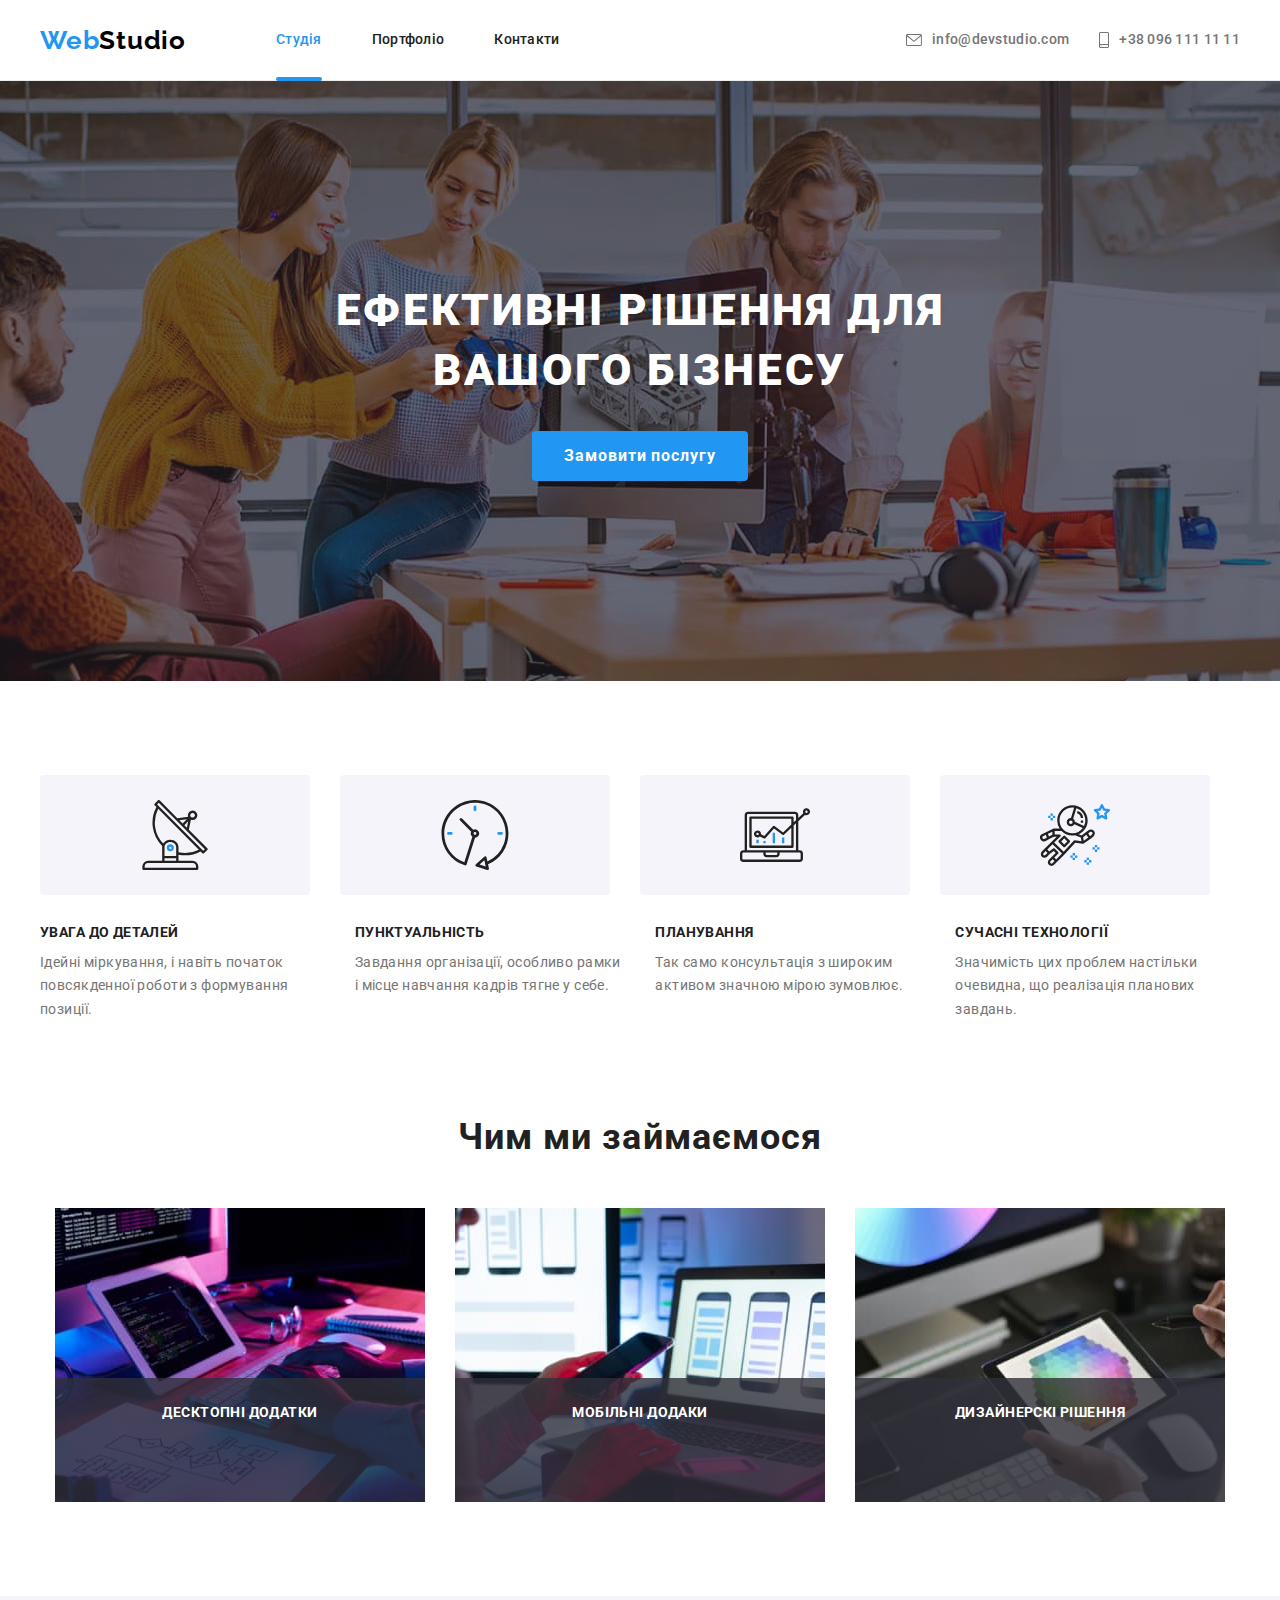
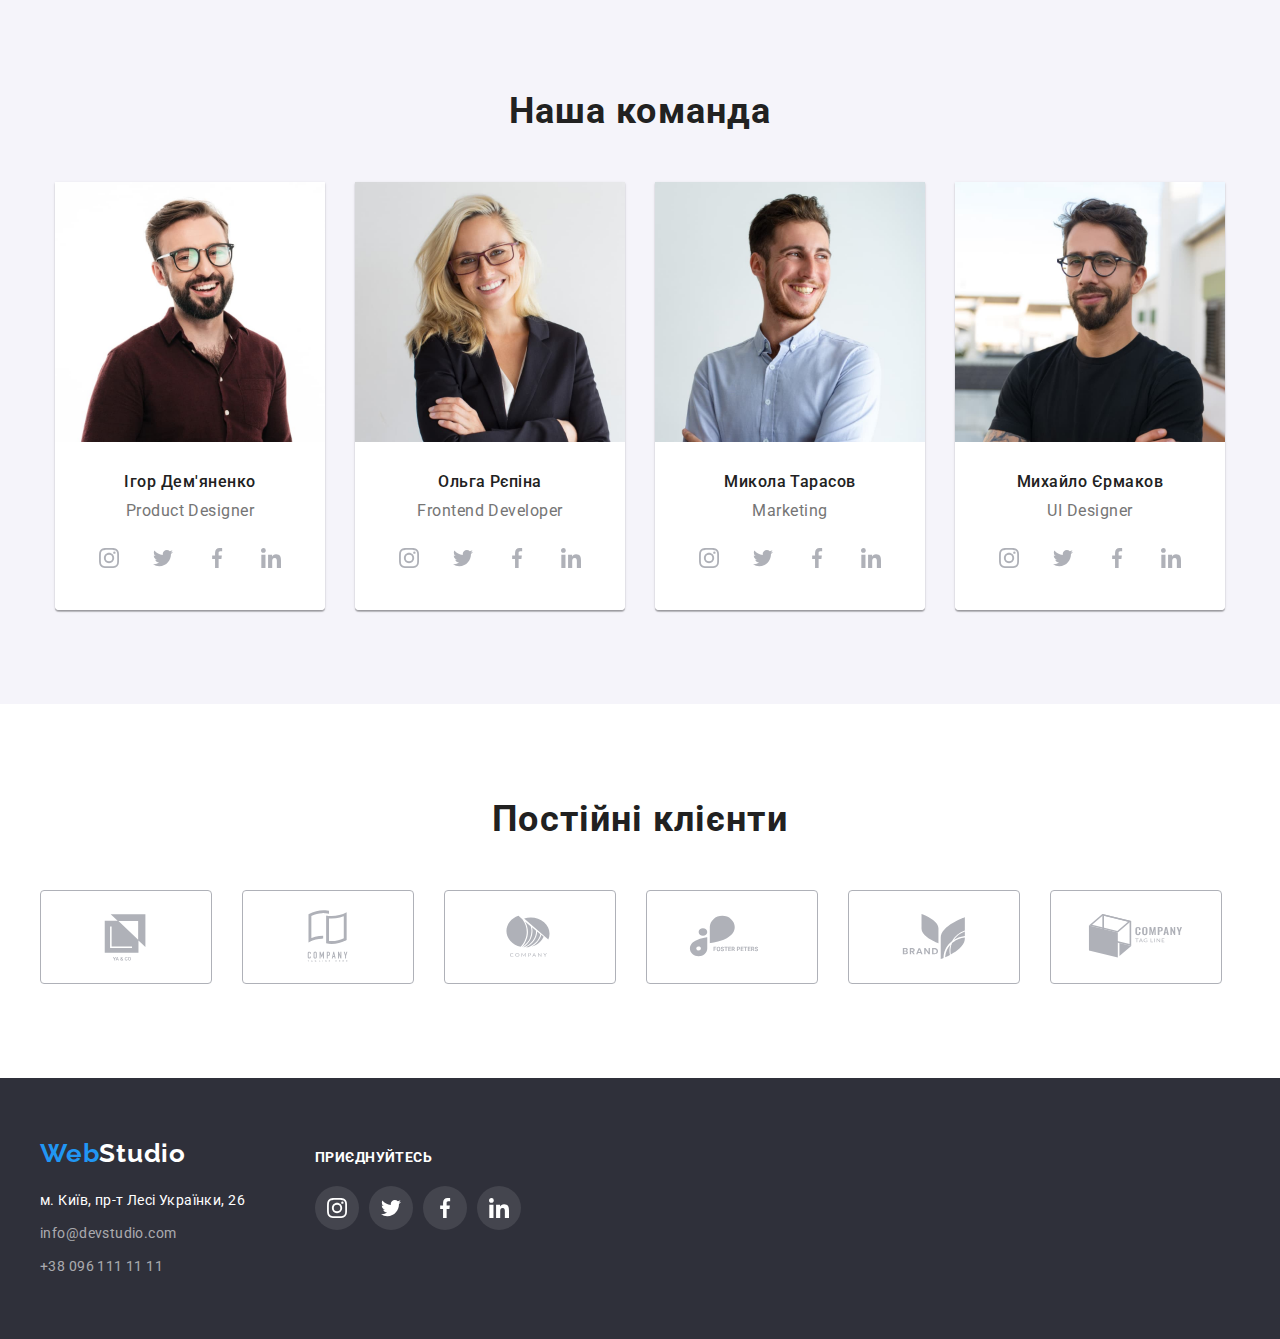
<file: index.html>
<!DOCTYPE html>
<html lang="uk">
	<head>
		<meta charset="UTF-8" />
		<meta http-equiv="X-UA-Compatible" content="IE=edge" />
		<meta name="viewport" content="width=device-width, initial-scale=1.0" />
		<title>WebStudio</title>
		<!-- Modern Normailze -->
		<link
			rel="stylesheet"
			href="https://cdnjs.cloudflare.com/ajax/libs/modern-normalize/1.1.0/modern-normalize.min.css"
			integrity="sha512-wpPYUAdjBVSE4KJnH1VR1HeZfpl1ub8YT/NKx4PuQ5NmX2tKuGu6U/JRp5y+Y8XG2tV+wKQpNHVUX03MfMFn9Q=="
			crossorigin="anonymous"
			referrerpolicy="no-referrer"
		/>
		<!-- Font-style -->
		<link rel="preconnect" href="https://fonts.googleapis.com" />
		<link rel="preconnect" href="https://fonts.gstatic.com" crossorigin />
		<link
			href="https://fonts.googleapis.com/css2?family=Raleway:wght@700&family=Roboto:wght@400;500;700;900&display=swap"
			rel="stylesheet"
		/>
		<!-- Styles -->
		<link rel="stylesheet" href="./css/styles.css" />
	</head>

	<!-- BODY-->
	<body>
		<!-- шапка сайту -->
		<header class="header">
			<div class="container nav">
				<!-- prettier-ignore -->
				<a href="./index.html" class="logo link">
				Web<span class="logo-header">Studio</span>
				</a>

				<!-- навігація по сайту -->
				<nav class="navigation">
					<ul class="nav-list list">
						<li>
							<a href="./index.html" class="nav-link link link-header current"
								>Студія</a
							>
						</li>
						<li>
							<a href="./portfolio.html" class="nav-link link link-header"
								>Портфоліо</a
							>
						</li>
						<li><a href="" class="nav-link link link-header">Контакти</a></li>
					</ul>
				</nav>

				<!-- зворотній зв'язок -->
				<ul class="contact-list list">
					<li>
						<a
							href="mailto:info@devstudio.com"
							class="contact-header link link-header"
						>
							<svg class="email" width="16" height="12">
								<use href="./images/icons.svg#email"></use>
							</svg>
							info@devstudio.com
						</a>
					</li>
					<li>
						<a href="tel:+380961111111" class="contact-header link link-header">
							<svg class="smartphone" width="10" height="16">
								<use href="./images/icons.svg#smartphone"></use>
							</svg>
							+38 096 111 11 11
						</a>
					</li>
				</ul>
			</div>
		</header>

		<main>
			<!-- Замовити послугу -->
			<section class="section hero">
				<div class="container">
					<h1 class="hero-title">
						Ефективні рішення для
						<br />
						вашого бізнесу
					</h1>
					<button type="button" class="button order" data-modal-open>Замовити послугу</button>
				</div>
			</section>

			<!-- Перелік плюсів фірми -->
			<section class="section strengths no-padding-down">
				<div class="container">
					<h2 class="visually-hidden">Наші переваги</h2>
					<ul class="icon-list list">
						<li>
							<div class="icon">
								<svg class="antenna" width="70" height="70">
									<use href="./images/icons.svg#antenna"></use>
								</svg>
							</div>
						</li>
						<li>
							<div class="icon">
								<svg class="clock" width="70" height="70">
									<use href="./images/icons.svg#clock"></use>
								</svg>
							</div>
						</li>
						<li>
							<div class="icon">
								<svg class="diagram" width="70" height="70">
									<use href="./images/icons.svg#diagram"></use>
								</svg>
							</div>
						</li>
						<li>
							<div class="icon">
								<svg class="astronaut" width="70" height="70">
									<use href="./images/icons.svg#astronaut"></use>
								</svg>
							</div>
						</li>
					</ul>
					<ul class="gap-list list no-wrap">
						<li class="item">
							<h3 class="strengths-title">Увага до деталей</h3>
							<p class="strengths-description">
								Ідейні міркування, і навіть початок повсякденної роботи з
								формування позиції.
							</p>
						</li>
						<li class="item">
							<h3 class="strengths-title">Пунктуальність</h3>
							<p class="strengths-description">
								Завдання організації, особливо рамки і місце навчання кадрів
								тягне у себе.
							</p>
						</li>
						<li class="item">
							<h3 class="strengths-title">Планування</h3>
							<p class="strengths-description">
								Так само консультація з широким активом значною мірою зумовлює.
							</p>
						</li>
						<li class="item">
							<h3 class="strengths-title">Сучасні технології</h3>
							<p class="strengths-description">
								Значимість цих проблем настільки очевидна, що реалізація
								планових завдань.
							</p>
						</li>
					</ul>
				</div>
			</section>

			<!-- Чим ми займаємося -->
			<section class="section work">
				<div class="container">
					<h2 class="title">Чим ми займаємося</h2>

					<ul class="gap-list list">
						<li>
							<div class="work-items">
								<img
									src="./images/index/hand-on-keyboarg-00.jpg"
									alt="руки на клавіатурі"
									width="370"
									height="294"
								/>
								<p class="work-description">Десктопні додатки</p>
							</div>
						</li>
						<li>
							<div class="work-items">
								<img
									src="./images/index/hand-on-laptop-00.jpg"
									alt="руки на ноутбуці"
									width="370"
									height="294"
								/>
								<p class="work-description">Мобільні додаки</p>
							</div>
						</li>
						<li>
							<div class="work-items">
								<img
									src="./images/index/tablet-in-the-hand-00.jpg"
									alt="в руках планшет"
									width="370"
									height="294"
								/>
								<p class="work-description">Дизайнерскі рішення</p>
							</div>
						</li>
					</ul>
				</div>
			</section>

			<!-- Наша команда -->
			<section class="section team">
				<div class="container">
					<h2 class="title">Наша команда</h2>
					<ul class="gap-list team-list list">
						<li class="item">
							<img
								src="./images/index/workers-team/product-designer-01.jpg"
								alt="фото з паном Ігорем Дем'яненко"
								width="270"
								height="260"
							/>
							<div class="team-caption">
								<h3 class="team-title">Ігор Дем'яненко</h3>
								<p class="team-description">Product Designer</p>
								<ul class="socials link list">
									<li class="socials-item">
										<a
											class="socials-link link"
											target="_blank"
											rel="noopener noreferrel"
											aria-label="Іконка інстаграму"
											href="https://instagram.com"
										>
											<svg class="socials-icon" width="20" height="20">
												<use href="./images/icons.svg#instagram"></use>
											</svg>
										</a>
									</li>
									<li class="socials-item">
										<a
											class="socials-link link"
											target="_blank"
											rel="noopener noreferrel"
											aria-label="Іконка твітера"
											href="https://twitter.com"
										>
											<svg class="socials-icon" width="20" height="20">
												<use href="./images/icons.svg#twitter"></use>
											</svg>
										</a>
									</li>
									<li class="socials-item">
										<a
											class="socials-link link"
											target="_blank"
											rel="noopener noreferrel"
											aria-label="Іконка фейсбуку"
											href="https://facebook.com"
										>
											<svg class="socials-icon" width="20" height="20">
												<use href="./images/icons.svg#facebook"></use>
											</svg>
										</a>
									</li>
									<li class="socials-item">
										<a
											class="socials-link link"
											target="_blank"
											rel="noopener noreferrel"
											aria-label="Іконка лінкедін"
											href="https://linkedin.com"
										>
											<svg class="socials-icon" width="20" height="20">
												<use href="./images/icons.svg#linkedin"></use>
											</svg>
										</a>
									</li>
								</ul>
							</div>
						</li>
						<li class="item">
							<img
								src="./images/index/workers-team/frontend-developer-02.jpg"
								alt="фото з пані Ольгою Рєпіною"
								width="270"
								height="260"
							/>
							<div class="team-caption">
								<h3 class="team-title">Ольга Рєпіна</h3>
								<p class="team-description">Frontend Developer</p>
								<ul class="socials link list">
									<li class="socials-item">
										<a
											class="socials-link link"
											target="_blank"
											rel="noopener noreferrel"
											aria-label="Іконка інстаграму"
											href="https://instagram.com"
										>
											<svg class="socials-icon" width="20" height="20">
												<use href="./images/icons.svg#instagram"></use>
											</svg>
										</a>
									</li>
									<li class="socials-item">
										<a
											class="socials-link link"
											target="_blank"
											rel="noopener noreferrel"
											aria-label="Іконка твітера"
											href="https://twitter.com"
										>
											<svg class="socials-icon" width="20" height="20">
												<use href="./images/icons.svg#twitter"></use>
											</svg>
										</a>
									</li>
									<li class="socials-item">
										<a
											class="socials-link link"
											target="_blank"
											rel="noopener noreferrel"
											aria-label="Іконка фейсбуку"
											href="https://facebook.com"
										>
											<svg class="socials-icon" width="20" height="20">
												<use href="./images/icons.svg#facebook"></use>
											</svg>
										</a>
									</li>
									<li class="socials-item">
										<a
											class="socials-link link"
											target="_blank"
											rel="noopener noreferrel"
											aria-label="Іконка лінкедін"
											href="https://linkedin.com"
										>
											<svg class="socials-icon" width="20" height="20">
												<use href="./images/icons.svg#linkedin"></use>
											</svg>
										</a>
									</li>
								</ul>
							</div>
						</li>
						<li class="item">
							<img
								src="./images/index/workers-team/marketing-03.jpg"
								alt="фото з паном Миколою Тарасовим"
								width="270"
								height="260"
							/>
							<div class="team-caption">
								<h3 class="team-title">Микола Тарасов</h3>
								<p class="team-description">Marketing</p>
								<ul class="socials link list">
									<li class="socials-item">
										<a
											class="socials-link link"
											target="_blank"
											rel="noopener noreferrel"
											aria-label="Іконка інстаграму"
											href="https://instagram.com"
										>
											<svg class="socials-icon" width="20" height="20">
												<use href="./images/icons.svg#instagram"></use>
											</svg>
										</a>
									</li>
									<li class="socials-item">
										<a
											class="socials-link link"
											target="_blank"
											rel="noopener noreferrel"
											aria-label="Іконка твітера"
											href="https://twitter.com"
										>
											<svg class="socials-icon" width="20" height="20">
												<use href="./images/icons.svg#twitter"></use>
											</svg>
										</a>
									</li>
									<li class="socials-item">
										<a
											class="socials-link link"
											target="_blank"
											rel="noopener noreferrel"
											aria-label="Іконка фейсбуку"
											href="https://facebook.com"
										>
											<svg class="socials-icon" width="20" height="20">
												<use href="./images/icons.svg#facebook"></use>
											</svg>
										</a>
									</li>
									<li class="socials-item">
										<a
											class="socials-link link"
											target="_blank"
											rel="noopener noreferrel"
											aria-label="Іконка лінкедін"
											href="https://linkedin.com"
										>
											<svg class="socials-icon" width="20" height="20">
												<use href="./images/icons.svg#linkedin"></use>
											</svg>
										</a>
									</li>
								</ul>
							</div>
						</li>
						<li class="item">
							<img
								src="./images/index/workers-team/ui-designer-04.jpg"
								alt="фото з паном Михайлом Єрмаковим"
								width="270"
								height="260"
							/>
							<div class="team-caption">
								<h3 class="team-title">Михайло Єрмаков</h3>
								<p class="team-description">UI Designer</p>
								<ul class="socials link list">
									<li class="socials-item">
										<a
											class="socials-link link"
											target="_blank"
											rel="noopener noreferrel"
											aria-label="Іконка інстаграму"
											href="https://instagram.com"
										>
											<svg class="socials-icon" width="20" height="20">
												<use href="./images/icons.svg#instagram"></use>
											</svg>
										</a>
									</li>
									<li class="socials-item">
										<a
											class="socials-link link"
											target="_blank"
											rel="noopener noreferrel"
											aria-label="Іконка твітера"
											href="https://twitter.com"
										>
											<svg class="socials-icon" width="20" height="20">
												<use href="./images/icons.svg#twitter"></use>
											</svg>
										</a>
									</li>
									<li class="socials-item">
										<a
											class="socials-link link"
											target="_blank"
											rel="noopener noreferrel"
											aria-label="Іконка фейсбуку"
											href="https://facebook.com"
										>
											<svg class="socials-icon" width="20" height="20">
												<use href="./images/icons.svg#facebook"></use>
											</svg>
										</a>
									</li>
									<li class="socials-item">
										<a
											class="socials-link link"
											target="_blank"
											rel="noopener noreferrel"
											aria-label="Іконка лінкедін"
											href="https://linkedin.com"
										>
											<svg class="socials-icon" width="20" height="20">
												<use href="./images/icons.svg#linkedin"></use>
											</svg>
										</a>
									</li>
								</ul>
							</div>
						</li>
					</ul>
				</div>
			</section>

			<!-- Постійні клієнти -->
			<section class="section costumer">
				<div class="container">
					<h2 class="title">Постійні клієнти</h2>
					<ul class="icon-list costumer list">
						<li>
							<a
								class="costumer-link"
								target="_blank"
								rel="noopener noreferrel"
								aria-label="Іконка клієнта-1"
								href=""
							>
								<svg class="costumer-icon" width="106" height="60">
									<use href="./images/icons.svg#logo"></use>
								</svg>
							</a>
						</li>
						<li>
							<a
								class="costumer-link"
								target="_blank"
								rel="noopener noreferrel"
								aria-label="Іконка клієнта-2"
								href=""
							>
								<svg class="costumer-icon" width="106" height="60">
									<use href="./images/icons.svg#logo-1"></use>
								</svg>
							</a>
						</li>
						<li>
							<a
								class="costumer-link"
								target="_blank"
								rel="noopener noreferrel"
								aria-label="Іконка клієнта-3"
								href=""
							>
								<svg class="costumer-icon" width="106" height="60">
									<use href="./images/icons.svg#logo-2"></use>
								</svg>
							</a>
						</li>
						<li>
							<a
								class="costumer-link"
								target="_blank"
								rel="noopener noreferrel"
								aria-label="Іконка клієнта-4"
								href=""
							>
								<svg class="costumer-icon" width="106" height="60">
									<use href="./images/icons.svg#logo-3"></use>
								</svg>
							</a>
						</li>
						<li>
							<a
								class="costumer-link"
								target="_blank"
								rel="noopener noreferrel"
								aria-label="Іконка клієнта-5"
								href=""
							>
								<svg class="costumer-icon" width="106" height="60">
									<use href="./images/icons.svg#logo-4"></use>
								</svg>
							</a>
						</li>
						<li>
							<a
								class="costumer-link"
								target="_blank"
								rel="noopener noreferrel"
								aria-label="Іконка клієнта-6"
								href=""
							>
								<svg class="costumer-icon" width="106" height="60">
									<use href="./images/icons.svg#logo-5"></use>
								</svg>
							</a>
						</li>
					</ul>
				</div>
			</section>
			
		</main>

		<!-- підвал сайту -->
		<footer class="footer">
			<div class="container footer-container">
				<div class="contacts">
					<!-- prettier-ignore -->
					<a href="./index.html" class="logo link logo-margin">
							Web<span class="logo-footer">Studio</span>
						</a>
					<ul class="list">
						<li class="address-item">
							<a
								href="https://www.google.com/maps/place/Lesi+Ukrainky+Blvd,+26,+Kyiv,+Ukraina,+02000/@50.4265807,30.5361971,17z/data=!3m1!4b1!4m5!3m4!1s0x40d4cf0e033ecbe9:0x57a4dffefec77da0!8m2!3d50.4265807!4d30.5383858"
								title="Натисни сюди, щоб перейти за адресою в Google Maps"
								target="_blank"
								rel="noopener nofollower noreferrel"
								class="link address-link"
							>
								<address class="address link">
									м. Київ, пр-т Лесі Українки, 26
								</address>
							</a>
						</li>
						<li class="address-item">
							<a
								href="mailto:info@devstudio.com"
								title="Напиши нам"
								class="contact-footer link"
							>
								info@devstudio.com
							</a>
						</li>
						<li class="address-item">
							<a
								href="tel:+380961111111"
								title="Подзвони нам"
								class="contact-footer link"
							>
								+38 096 111 11 11
							</a>
						</li>
					</ul>
				</div>
				<div class="footer-socials-link">
					<h3 class="footer-title">Приєднуйтесь</h3>
					<ul class="socials-footer link list">
						<li class="socials-item">
							<a
								class="socials-link footer-link link"
								target="_blank"
								rel="noopener noreferrel"
								aria-label="Іконка інстаграму"
								href="https://instagram.com"
							>
								<svg class="socials-icon" width="20" height="20">
									<use href="./images/icons.svg#instagram"></use>
								</svg>
							</a>
						</li>
						<li class="socials-item">
							<a
								class="socials-link footer-link link"
								target="_blank"
								rel="noopener noreferrel"
								aria-label="Іконка твітера"
								href="https://twitter.com"
							>
								<svg class="socials-icon" width="20" height="20">
									<use href="./images/icons.svg#twitter"></use>
								</svg>
							</a>
						</li>
						<li class="socials-item">
							<a
								class="socials-link footer-link link"
								target="_blank"
								rel="noopener noreferrel"
								aria-label="Іконка фейсбуку"
								href="https://facebook.com"
							>
								<svg class="socials-icon" width="20" height="20">
									<use href="./images/icons.svg#facebook"></use>
								</svg>
							</a>
						</li>
						<li class="socials-item">
							<a
								class="socials-link footer-link link"
								target="_blank"
								rel="noopener noreferrel"
								aria-label="Іконка лінкедін"
								href="https://linkedin.com"
							>
								<svg class="socials-icon" width="20" height="20">
									<use href="./images/icons.svg#linkedin"></use>
								</svg>
							</a>
						</li>
					</ul>
				</div>
			</div>
		</footer>
		<div class="backdrop is-hidden" data-modal>
					<div class="modal">
						<button type="button" class="close-modal" data-modal-close>
							<svg class="close" width="18" height="18">
								<use href="./images/icons.svg#close"></use>
							</svg>
						</button>
					</div>
				</div>
		<script src="./js/modal.js"></script>
	</body>
</html>
</file>
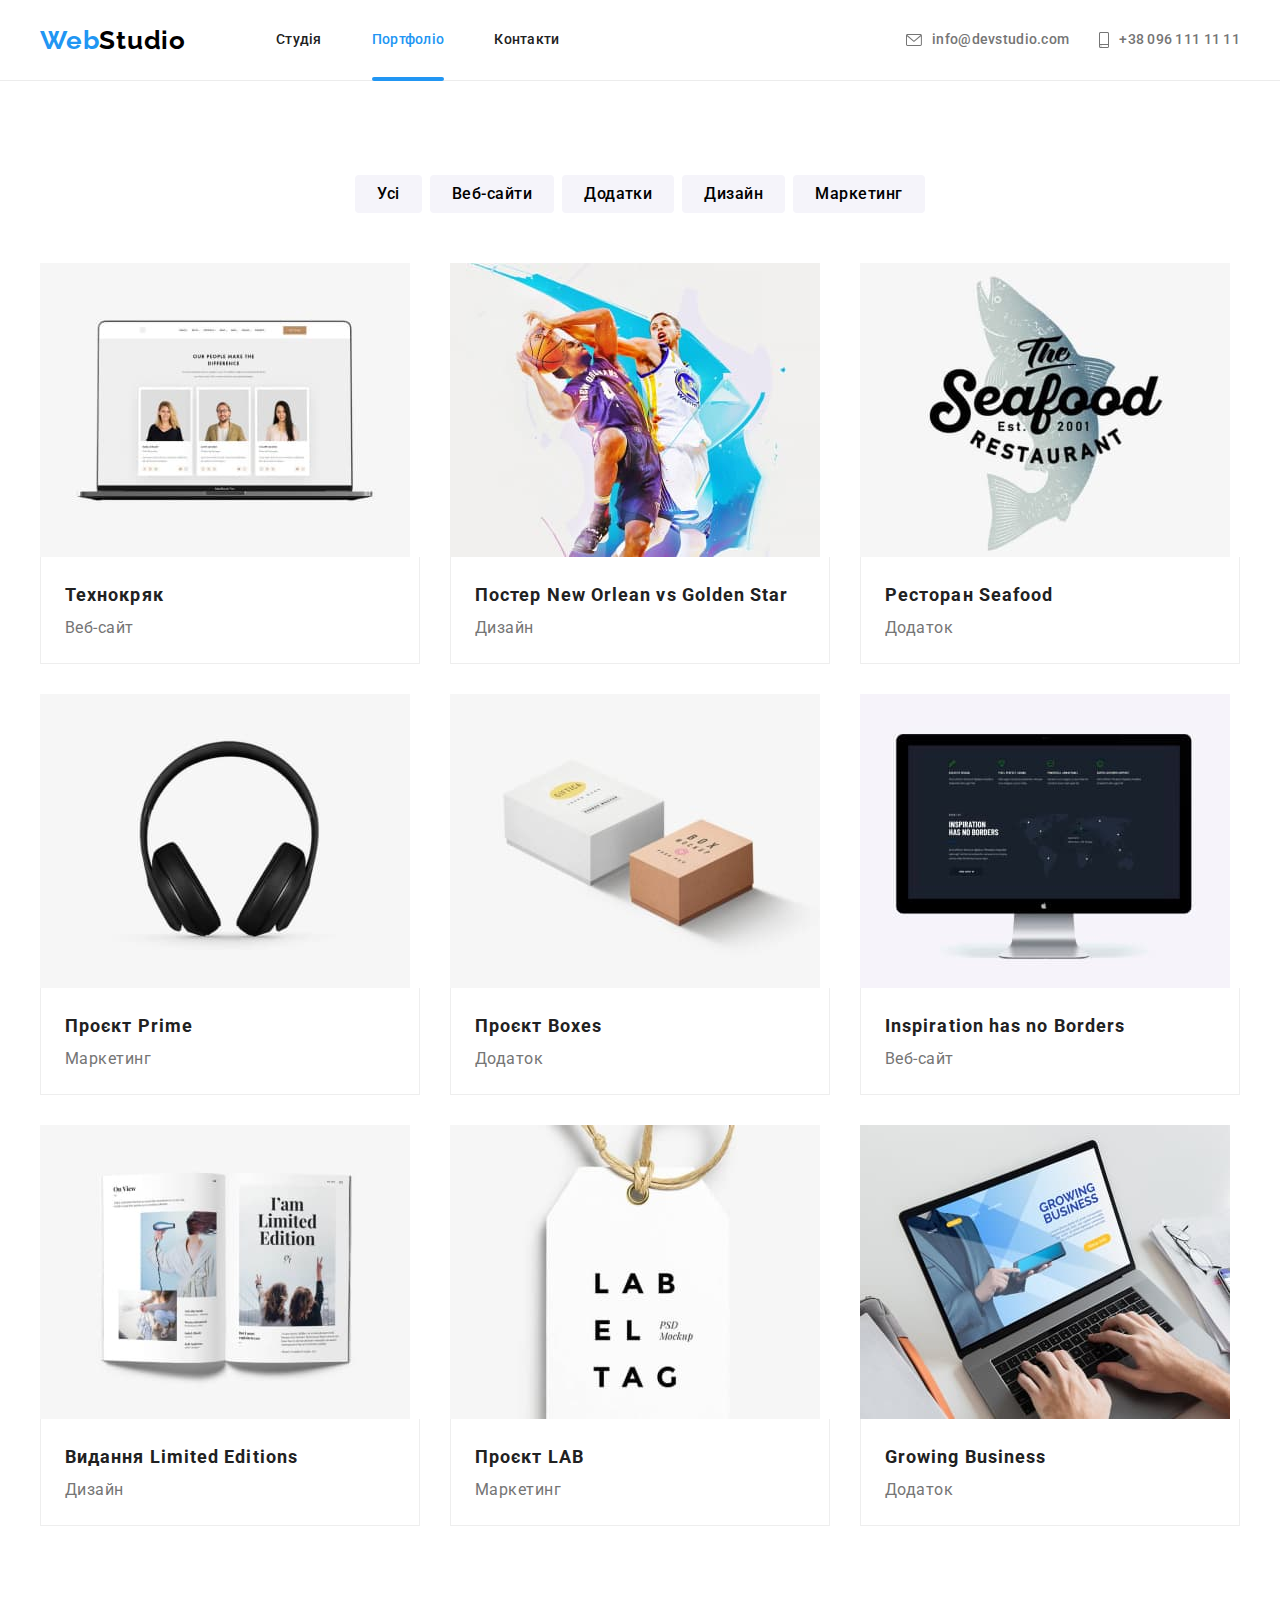
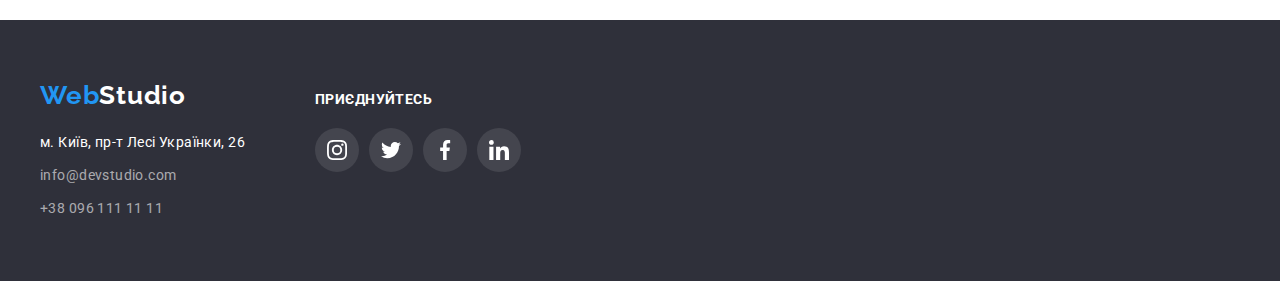
<file: portfolio.html>
<!DOCTYPE html>
<html lang="uk">
	<head>
		<meta charset="UTF-8" />
		<meta http-equiv="X-UA-Compatible" content="IE=edge" />
		<meta name="viewport" content="width=device-width, initial-scale=1.0" />
		<title>Portfolio</title>
		<!-- Modern Normailze -->
		<link
			rel="stylesheet"
			href="https://cdnjs.cloudflare.com/ajax/libs/modern-normalize/1.1.0/modern-normalize.min.css"
			integrity="sha512-wpPYUAdjBVSE4KJnH1VR1HeZfpl1ub8YT/NKx4PuQ5NmX2tKuGu6U/JRp5y+Y8XG2tV+wKQpNHVUX03MfMFn9Q=="
			crossorigin="anonymous"
			referrerpolicy="no-referrer"
		/>
		<!-- Font-style -->
		<link rel="preconnect" href="https://fonts.googleapis.com" />
		<link rel="preconnect" href="https://fonts.gstatic.com" crossorigin />
		<link
			href="https://fonts.googleapis.com/css2?family=Raleway:wght@700&family=Roboto:wght@400;500;700;900&display=swap"
			rel="stylesheet"
		/>
		<!-- Styles -->
		<link rel="stylesheet" href="./css/styles.css" />
	</head>

	<!-- BODY -->
	<body>
		<!-- шапка сайту -->
		<header class="header">
			<div class="container nav">
				<!-- prettier-ignore -->
				<a href="./index.html" class="logo link">
				Web<span class="logo-header">Studio</span>
			</a>

				<!-- навігація по сайту -->
				<nav class="navigation">
					<ul class="nav-list list">
						<li>
							<a href="./index.html" class="nav-link link link-header"
								>Студія</a
							>
						</li>
						<li>
							<a
								href="./portfolio.html"
								class="nav-link link link-header current"
								>Портфоліо</a
							>
						</li>
						<li><a href="" class="nav-link link link-header">Контакти</a></li>
					</ul>
				</nav>

				<!-- зворотній зв'язок -->
				<ul class="contact-list list">
					<li>
						<a
							href="mailto:info@devstudio.com"
							class="contact-header link link-header"
						>
							<svg class="email" width="16" height="12">
								<use href="./images/icons.svg#email"></use>
							</svg>
							info@devstudio.com
						</a>
					</li>
					<li>
						<a href="tel:+380961111111" class="contact-header link link-header">
							<svg class="smartphone" width="10" height="16">
								<use href="./images/icons.svg#smartphone"></use>
							</svg>
							+38 096 111 11 11
						</a>
					</li>
				</ul>
			</div>
		</header>

		<main>
			<section class="section">
				<div class="container">
					<!-- кнопки фільтру -->
					<ul class="button-list list padding-list-btn">
						<li><button type="button" class="btn">Усі</button></li>
						<li><button type="button" class="btn">Веб-сайти</button></li>
						<li><button type="button" class="btn">Додатки</button></li>
						<li><button type="button" class="btn">Дизайн</button></li>
						<li><button type="button" class="btn">Маркетинг</button></li>
					</ul>

					<!-- Приклади робіт -->
					<ul class="list gap-list no-padding-top">
						<li class="card">
							<div class="card-thumb">
								<img
								src="./images/portfolio/laptop.jpg"
								alt="ноутбук на екрані якого представлено фотографії працівників"
								width="370"
								height="294"
							/>
								<p class="overlay-description">Ресурс пропонує комплексні пропозиції з різним рівнем функціоналу та сервісів. Все це дозволить відвідувачу отримати вичерпні відомості про компанію чи приватну особу.</p>
							</div>
							<div class="card-content">
								<h2 class="portfolio-title">Технокряк</h2>
								<p class="portfolio-description">Веб-сайт</p>
							</div>
						</li>
						<li class="card">
							<div class="card-thumb">
								<img
								src="./images/portfolio/basketball-players.jpg"
								alt="два гравці баскетболу борються за м'яч"
								width="370"
								height="294"
							/>
								<p class="overlay-description">Ресурс пропонує комплексні пропозиції з різним рівнем функціоналу та сервісів. Все це дозволить відвідувачу отримати вичерпні відомості про компанію чи приватну особу.</p>
							</div>
							<div class="card-content">
								<h2 class="portfolio-title">
									Постер <span lang="en">New Orlean vs Golden Star</span>
								</h2>
								<p class="portfolio-description">Дизайн</p>
							</div>
						</li>
						<li class="card">
							<div class="card-thumb">
								<img
									src="./images/portfolio/sea-food.jpg"
									alt="напис на фоні риби 'The Seafood Restaurant'"
									width="370"
									height="294"
								/>
								<p class="overlay-description">Ресурс пропонує комплексні пропозиції з різним рівнем функціоналу та сервісів. Все це дозволить відвідувачу отримати вичерпні відомості про компанію чи приватну особу.</p>
							</div>
							<div class="card-content">
								<h2 class="portfolio-title">
									Ресторан
									<span lang="en">Seafood</span>
								</h2>
								<p class="portfolio-description">Додаток</p>
							</div>
						</li>
						<li class="card">
							<div class="card-thumb">
								<img
									src="./images/portfolio/headphones.jpg"
									alt="великі, чорні, безпровідні слухавки"
									width="370"
									height="294"
								/>
								<p class="overlay-description">Ресурс пропонує комплексні пропозиції з різним рівнем функціоналу та сервісів. Все це дозволить відвідувачу отримати вичерпні відомості про компанію чи приватну особу.</p>
							</div>
							<div class="card-content">
								<h2 class="portfolio-title">
									Проєкт
									<span lang="en">Prime</span>
								</h2>
								<p class="portfolio-description">Маркетинг</p>
							</div>
						</li>
						<li class="card">
							<div class="card-thumb">
								<img
									src="./images/portfolio/boxes.jpg"
									alt="дві картонні коробки, одна більша білого кольору та менша бежового кольору"
									width="370"
									height="294"
								/>
								<p class="overlay-description">Ресурс пропонує комплексні пропозиції з різним рівнем функціоналу та сервісів. Все це дозволить відвідувачу отримати вичерпні відомості про компанію чи приватну особу.</p>
							</div>
							<div class="card-content">
								<h2 class="portfolio-title">
									Проєкт
									<span lang="en">Boxes</span>
								</h2>
								<p class="portfolio-description">Додаток</p>
							</div>
						</li>
						<li class="card">
							<div class="card-thumb">
								<img
									src="./images/portfolio/monitor.jpg"
									alt="монітор на екрані якого на темному фоні є кілька написів білого кольору та карта світу"
									width="370"
									height="294"
								/>
								<p class="overlay-description">Ресурс пропонує комплексні пропозиції з різним рівнем функціоналу та сервісів. Все це дозволить відвідувачу отримати вичерпні відомості про компанію чи приватну особу.</p>
							</div>
							<div class="card-content">
								<h2 class="portfolio-title">
									<span lang="en">Inspiration has no Borders</span>
								</h2>
								<p class="portfolio-description">Веб-сайт</p>
							</div>
						</li>
						<li class="card">
							<div class="card-thumb">
								<img
									src="./images/portfolio/book.jpg"
									alt=" розгорнута книжка на одній з сторінок якої фото з жінкою в халаті яка сушить волосся феном і друга жінка яка сидить навприсядки та на другій сторінці фото з двома жінками з розпущеним волоссям, що стоять до нас спиною й одна з них, та що по лівій стороні, з піднесеною лівою рукою показує знак V"
									width="370"
									height="294"
								/>
								<p class="overlay-description">Ресурс пропонує комплексні пропозиції з різним рівнем функціоналу та сервісів. Все це дозволить відвідувачу отримати вичерпні відомості про компанію чи приватну особу.</p>
							</div>
							<div class="card-content">
								<h2 class="portfolio-title">
									Видання
									<span lang="en">Limited Editions</span>
								</h2>
								<p class="portfolio-description">Дизайн</p>
							</div>
						</li>
						<li class="card">
							<div class="card-thumb">
								<img
									src="./images/portfolio/label.jpg"
									alt="етикетка з написом label tag"
									width="370"
									height="294"
								/>
								<p class="overlay-description">Ресурс пропонує комплексні пропозиції з різним рівнем функціоналу та сервісів. Все це дозволить відвідувачу отримати вичерпні відомості про компанію чи приватну особу.</p>
							</div>
							<div class="card-content">
								<h2 class="portfolio-title">
									Проєкт
									<span lang="en">LAB</span>
								</h2>
								<p class="portfolio-description">Маркетинг</p>
							</div>
						</li>
						<li class="card">
							<div class="card-thumb">
								<img
									src="./images/portfolio/laptop-hands.jpg"
									alt="руки на клавіатурі ноута"
									width="370"
									height="294"
								/>
								<p class="overlay-description">Ресурс пропонує комплексні пропозиції з різним рівнем функціоналу та сервісів. Все це дозволить відвідувачу отримати вичерпні відомості про компанію чи приватну особу.</p>
							</div>
							<div class="card-content">
								<h2 class="portfolio-title">
									<span lang="en">Growing Business</span>
								</h2>
								<p class="portfolio-description">Додаток</p>
							</div>
						</li>
					</ul>
				</div>
			</section>
		</main>

		<!-- підвал сайту -->
		<footer class="footer">
			<div class="container footer-container">
				<div class="contacts">
					<!-- prettier-ignore -->
					<a href="./index.html" class="logo link logo-margin">
							Web<span class="logo-footer">Studio</span>
						</a>
					<ul class="list">
						<li class="address-item">
							<a
								href="https://www.google.com/maps/place/Lesi+Ukrainky+Blvd,+26,+Kyiv,+Ukraina,+02000/@50.4265807,30.5361971,17z/data=!3m1!4b1!4m5!3m4!1s0x40d4cf0e033ecbe9:0x57a4dffefec77da0!8m2!3d50.4265807!4d30.5383858"
								title="Натисни сюди, щоб перейти за адресою в Google Maps"
								target="_blank"
								rel="noopener nofollower noreferrel"
								class="link address-link"
							>
								<address class="address link">
									м. Київ, пр-т Лесі Українки, 26
								</address>
							</a>
						</li>
						<li class="address-item">
							<a
								href="mailto:info@devstudio.com"
								title="Напиши нам"
								class="contact-footer link"
							>
								info@devstudio.com
							</a>
						</li>
						<li class="address-item">
							<a
								href="tel:+380961111111"
								title="Подзвони нам"
								class="contact-footer link"
							>
								+38 096 111 11 11
							</a>
						</li>
					</ul>
				</div>
				<div class="footer-socials-link">
					<h3 class="footer-title">Приєднуйтесь</h3>
					<ul class="socials-footer link list">
						<li class="socials-item">
							<a
								class="socials-link footer-link link"
								target="_blank"
								rel="noopener noreferrel"
								aria-label="Іконка інстаграму"
								href="https://instagram.com"
							>
								<svg class="socials-icon" width="20" height="20">
									<use href="./images/icons.svg#instagram"></use>
								</svg>
							</a>
						</li>
						<li class="socials-item">
							<a
								class="socials-link footer-link link"
								target="_blank"
								rel="noopener noreferrel"
								aria-label="Іконка твітера"
								href="https://twitter.com"
							>
								<svg class="socials-icon" width="20" height="20">
									<use href="./images/icons.svg#twitter"></use>
								</svg>
							</a>
						</li>
						<li class="socials-item">
							<a
								class="socials-link footer-link link"
								target="_blank"
								rel="noopener noreferrel"
								aria-label="Іконка фейсбуку"
								href="https://facebook.com"
							>
								<svg class="socials-icon" width="20" height="20">
									<use href="./images/icons.svg#facebook"></use>
								</svg>
							</a>
						</li>
						<li class="socials-item">
							<a
								class="socials-link footer-link link"
								target="_blank"
								rel="noopener noreferrel"
								aria-label="Іконка лінкедін"
								href="https://linkedin.com"
							>
								<svg class="socials-icon" width="20" height="20">
									<use href="./images/icons.svg#linkedin"></use>
								</svg>
							</a>
						</li>
					</ul>
				</div>
			</div>
		</footer>
	</body>
</html>
</file>
<file: css/styles.css>
:root {
	/* background-color  */
	--background-color-header: #ffffff;
	--background-color-footer-hero: #2f303a;
	--background-color-teams: #f5f4fa;
	--background-color-button: #2196f3;
	--background-color-button-disactive: #f5f4fa;
	--background-color-button-accent: #188ce8;
	--background-color-team-caption: #ffffff;
	--background-color-card-content: #ffffff;
	--background-color-socials-icons: rgba(33, 150, 243, 1);
	--background-color-socials-icons-footer: rgba(255, 255, 255, 0.1);
	--background-color-icons-strengths: rgba(245, 244, 250, 1);
	--background-color-work-section: rgba(47, 48, 58, 0.8);
	--overlay-background-color: rgba(33, 150, 243, 0.9);


	/* text color */
	--accent-text-color: #2196f3;
	--color-text-white: #ffffff;

	/* icons color */
	--social-icons-color: rgba(175, 177, 184, 1);
	--social-icons-active-color: rgba(255, 255, 255, 1);

	--social-icons-footer-color: rgba(255, 255, 255, 1);

	--costumer-color: rgba(175, 177, 184, 1);
	--costumer-accent-color: rgba(33, 150, 243, 1);

	/* hero <h1> */
	--h1-headline-text-color: #ffffff;

	/* <h> */
	--h-headline-text-color: #212121;
	--border-botton-header: #ececec;

	/* <p> color */
	--primary-text-color: #757575;

	/* contact-footer */
	--footer-contact-color: rgba(255, 255, 255, 0.6);
	--address-text-color: #ffffff;

	/* logo color */
	--web-color: #2196f3;
	--color-studio-footer: #ffffff;
	--color-studio-header: #000000;

	/* width-gap */
	--width-gap-header: 50px;
	--width-gap-list: 30px;

	/* box-shadow */
	--card-box-shadow: 0px 1px 3px rgba(0, 0, 0, 0.12),
		0px 1px 1px rgba(0, 0, 0, 0.14), 0px 2px 1px rgba(0, 0, 0, 0.2);
	--button-box-shadow: 0px 3px 1px rgba(0, 0, 0, 0.1),
		0px 1px 2px rgba(0, 0, 0, 0.08), 0px 2px 2px rgba(0, 0, 0, 0.12);

	/* gap-pieces */
	--gap-pieces: 2;

	/* column-pieces */
	--column-pieces: 3;

	/* border */
	--card-border-color: #eeeeee;

	--transform-and-animation: 250ms cubic-bezier(0.4, 0, 0.2, 1);
}

/* General setting */
h1,
h2,
h3,
h4,
h5,
h6,
p,
ul {
	margin: 0;
	padding: 0;
}

body {
	margin: 0;
	background-color: var(--background-color-header);
	color: var(--primary-text-color);
	font-family: "Roboto", "Verdana", "Geneva", "Tahoma", sans-serif;
	font-weight: 400;
	font-style: normal;
}

.visually-hidden {
	position: absolute;
	white-space: nowrap;
	width: 1px;
	height: 1px;
	overflow: hidden;
	border: 0;
	padding: 0;
	clip: rect(0 0 0 0);
	clip-path: inset(50%);
	margin: -1px;
}

/* container style */
.container {
	/* display: flex; */
	margin-right: auto;
	margin-left: auto;
	width: 1200px;
	padding-left: 15px;
	padding-right: 15px;

	/* outline: 1px solid red; to remove */
}

.section.no-padding-down {
	padding-bottom: 0;
}

.section {
	padding-top: 94px;
	padding-bottom: 94px;
}

img {
	display: block;
	max-width: 100%;
	height: auto;
}

.gap-list {
	display: flex;
	flex-wrap: wrap;
	justify-content: center;
	gap: var(--width-gap-list);
}

/*-------------------------HEADER*-------------------------*/
.header {
	font-weight: 500;
	font-size: 14px;
	line-height: 1.14;
	letter-spacing: 0.02em;

	border-bottom: 1px solid var(--border-botton-header);
}

.link-header {
	padding-top: 32px;
	padding-bottom: 32px;
}

/* logo */
.logo {
	display: inline-block;
	font-family: "Raleway";
	font-weight: 700;
	font-size: 26px;
	line-height: 1.19;
	letter-spacing: 0.03em;

	color: var(--accent-text-color);
}

.logo-header {
	color: var(--color-studio-header);
}

.logo-footer {
	color: var(--color-studio-footer);
}

/* navigation site */
.nav {
	display: flex;
	align-items: center;
}

.nav-link {
	display: block;
	color: var(--h-headline-text-color);
}

.nav-list li {
	position: relative;
}

.current::after {
	position: absolute;
	left: 0;
	bottom: 0;
	transform: translateY(1px);

	content: "";
	display: inline-block;
	width: 100%;
	height: 4px;

	border-radius: 2px;
	
	background-color: var(--accent-text-color);
}

.navigation {
	margin-left: 90px;
}

.nav-list {
	display: flex;
	/* flex-wrap: wrap; */
	gap: var(--width-gap-header);
}

.nav-list .link.current {
	color: var(--accent-text-color);
}

.list {
	list-style: none;
}

.link {
	text-decoration: none;
	transition: color var(--transform-and-animation);
}

.link:hover,
.link:focus {
	outline: none;
	color: var(--accent-text-color);
}

.email,
.smartphone {
	fill: currentColor;
}

/* contact header */
.contact-header {
	display: flex;
	align-items: center;
	gap: 10px;

	color: var(--primary-text-color);
}

.contact-list {
	display: flex;
	gap: var(--width-gap-list);
	margin-left: auto;
	align-items: center;
}

.title {
	margin-bottom: 50px;

	font-weight: 700;
	font-size: 36px;
	line-height: 1.17;
	text-align: center;
	letter-spacing: 0.03em;

	color: var(--h-headline-text-color);
}

/*-------------------------MAIN - HTML ------------------------*/
/*-------------- hero section --------------*/
.hero {
	text-align: center;
	color: var(--h1-headline-text-color);
	background-color: var(--background-color-footer-hero);

	max-width: 1600px;
	max-height: 600px;
	margin-left: auto;
	margin-right: auto;

	background-image: linear-gradient(
			to left,
			rgba(47, 48, 58, 0.4),
			rgba(47, 48, 58, 0.4)
		),
		url(../images/index/bg-hero.jpg);

	background-repeat: no-repeat;
	background-position: center;
	background-size: cover;

	padding-top: 200px;
	padding-bottom: 200px;
}

.hero-title {
	margin-bottom: 30px;

	font-weight: 900;
	font-size: 44px;
	line-height: 1.36;
	text-align: center;
	letter-spacing: 0.06em;
	text-transform: uppercase;
}

.button {
	display: inline-block;

	font-family: inherit;
	font-weight: 700;
	font-size: 16px;
	line-height: 1.88;
	letter-spacing: 0.06em;

	padding-top: 10px;
	padding-bottom: 10px;
	padding-left: 32px;
	padding-right: 32px;

	border: none;
	color: var(--color-text-white);
	background-color: var(--background-color-button);

	cursor: pointer;

	box-shadow: 0px 0px 0px transparent;
	border-radius: 4px;

	transition: background-color var(--transform-and-animation), box-shadow var(--transform-and-animation);
}

.button:hover,
.button:focus {
	outline: none;
	background-color: var(--background-color-button-accent);
	box-shadow: 0px 4px 4px rgba(0, 0, 0, 0.15);
}

/*-------------- STRENGTHS SECTION --------------*/
.item {
	min-width: 270px;
}

.no-wrap {
	flex-wrap: nowrap;
}

.strengths-title {
	margin-bottom: 10px;

	font-weight: 700;
	font-size: 14px;
	line-height: 1.14;
	letter-spacing: 0.03em;
	text-transform: uppercase;

	color: var(--h-headline-text-color);
}

.strengths-description {
	font-size: 14px;
	line-height: 1.7;
	letter-spacing: 0.03em;
}

/* if delete class "gap-list" from <ul> element in the STRENGTHS SECTION and add class "strengths-list" we can use below code */

/* .strengths-list {
	display: flex;
}

.strengths-list li:not(:last-child) {
	margin-right: 30px;
} */

.icon-list {
	display: flex;
	margin-bottom: 30px;
	gap: 30px;
}

.icon {
	display: flex;
	justify-content: center;
	align-items: center;
	width: 270px;
	height: 120px;

	background-color: var(--background-color-icons-strengths);
	border-radius: 4px;
}
/*-------------- WORK SECTION --------------*/

.work-items {
	position: relative;
	/* display: flex;    
	justify-content: center; - не знаю чому ці властивості не діють на дітей flex нижче
	align-items: center; */
}

.work-description {
	position: absolute;
	bottom: 0;

	display: inline-block;
	width: 100%;
	height: 70px;

	padding-top: 27px;
	padding-bottom: 27px;

	font-weight: 700;
	font-size: 14px;
	line-height: 1.14;
	text-align: center;
	letter-spacing: 0.03em;
	text-transform: uppercase;

	color: var(--color-text-white);

	background-color: var(--background-color-work-section);
}

/*-------------- TEAM SECTION --------------*/

.team {
	background-color: var(--background-color-teams);
}

.team-title {
	font-weight: 500;
	font-size: 16px;
	line-height: 1.19;
	justify-content: center;
	text-align: center;
	letter-spacing: 0.03em;

	margin-bottom: 10px;

	color: var(--h-headline-text-color);
}

.team-description {
	font-size: 16px;
	line-height: 1.19;
	text-align: center;
	justify-content: center;
	letter-spacing: 0.03em;

	margin-bottom: 16px;
}

.team-caption {
	padding-top: 30px;
	padding-bottom: 30px;

	text-align: center;

	background-color: var(--background-color-team-caption);

	border-radius: 0px 0px 4px 4px;
}

.team-list > li {
	box-shadow: var(--card-box-shadow);
	border-radius: 0px 0px 4px 4px;
}

/* if delete class "gap-list" from <ul> element in the TEAM SECTION and add class "team-list" we can use below code */

/* .team-list {
	display: flex;
}

.team-list li:not(:last-child) {
	margin-right: 30px;
} */

.socials {
	display: flex;
	justify-content: center;
	align-items: center;
	gap: 10px;
}

.socials-link {
	display: flex;
	justify-content: center;
	align-items: center;
	width: 44px;
	height: 44px;

	border-radius: 50%;
	color: var(--social-icons-color);
	background-color: transparent;

	transition: color var(--transform-and-animation), background-color var(--transform-and-animation);
}

.socials-link.link:hover,
.socials-link.link:focus {
	color: var(--social-icons-active-color);
	background-color: var(--background-color-socials-icons);
}

.socials-icon {
	fill: currentColor;
}

/* розширений варіант зміни кольору */
/* .socials-icon {
	fill: var(--social-icons-color);
}

.socials-link:hover .socials-icon,
.socials-link:focus .socials-icon {
	fill: var(--social-icons-active-color);
}

.socials-link:hover,
.socials-link:focus {
	background-color: var(--background-color-socials-icons);
} */

/* COSTUMER */

.costumer {
	margin: 0;
}

.costumer-link {
	display: flex;
	justify-content: center;
	align-items: center;

	width: 170px;
	height: 92px;

	border: 1px solid var(--costumer-color);
	border-radius: 4px;

	color: var(--costumer-color);

	transition: color var(--transform-and-animation), border-color var(--transform-and-animation);
}

.costumer-link:hover,
.costumer-link:focus {
	outline: none;
	color: var(--costumer-accent-color);
	border-color: var(--costumer-accent-color);
}

.costumer-icon {
	fill: currentColor;
}

/*-------------------------FOOTER-------------------------*/

.footer {
	display: flex;
	font-size: 14px;
	line-height: 1.71;
	letter-spacing: 0.03em;

	padding-top: 60px;
	padding-bottom: 60px;

	background-color: var(--background-color-footer-hero);
}

.footer-container {
	display: flex;
	gap: 70px;
}

.address {
	font-style: normal;
	color: var(--address-text-color);
}
.contact-footer {
	color: var(--footer-contact-color);
}

.logo-margin {
	margin-bottom: 20px;
}

.address-item + .address-item {
	margin-top: 9px;
}

.address-link {
	display: inline-block;
}

.footer-socials-link {
	padding-top: 12px;
	padding-bottom: 40px;
}

.socials-footer {
	display: flex;
	color: var(--social-icons-footer-color);
	gap: 10px;
	margin-top: 20px;
	/* padding-bottom: 40px; */
}

.footer-title {
	font-size: 14px;
	line-height: 1.14;
	letter-spacing: 0.03em;
	text-transform: uppercase;

	/* padding-top: 12px; */

	color: var(--color-text-white);
}

.socials-footer .socials-link {
	background-color: var(--background-color-socials-icons-footer);
}

.footer-link {
	color: var(--color-text-white);
}

.footer-link:hover,
.footer-link:focus {
	background-color: var(--background-color-socials-icons);
}

/* *** */

/*-------------------------MAIN - PORTFOLIO ------------------------*/
/*-------------------------list of button ------------------------*/
.btn {
	font-family: inherit;
	font-weight: 500;
	font-size: 16px;
	line-height: 1.63;
	text-align: center;
	letter-spacing: 0.03em;

	padding-top: 6px;
	padding-bottom: 6px;
	padding-left: 22px;
	padding-right: 22px;

	background-color: var(--background-color-button-disactive);

	border: none;
	border-radius: 4px;
	/* border: 1px solid var(--background-color-button-disactive); */
	transition: color var(--transform-and-animation), background-color var(--transform-and-animation), box-shadow var(--transform-and-animation);
}
.btn:hover,
.btn:focus {
	outline: none;
	background-color: var(--background-color-button-accent);
	color: var(--address-text-color);

	box-shadow: var(--button-box-shadow);

	cursor: pointer;
}

.button-list {
	display: flex;
	justify-content: center;
	gap: 8px;
}

.padding-list-btn {
	margin-bottom: 50px;
	padding-bottom: 0;
}

/*------------------------- gallery work ------------------------*/
.card {
	flex-basis: calc(
		(100% - var(--width-gap-list) * (var(--column-pieces) - 1)) /
			var(--column-pieces)
	);

	transition: box-shadow var(--transform-and-animation);
}

.card-thumb {
	position: relative;
	overflow: hidden;
}

.card:hover,
.card:focus {
	box-shadow: 0px 1px 1px rgba(0, 0, 0, 0.12), 0px 4px 4px rgba(0, 0, 0, 0.06),
		1px 4px 6px rgba(0, 0, 0, 0.16);
}

.overlay-description {
	position: absolute;
	left: 0;
	bottom: 0;
	
	font-size: 18px;
	line-height: 1.56;
	letter-spacing: 0.03em;

	padding: 63px 24px;

	color: var(--color-text-white);
	background-color: var(--overlay-background-color);

	transition: transform var(--transform-and-animation);
	transform: translateY(100%);
}

.card:hover .overlay-description,
.card:focus .overlay-description {
	transform: translateY(0);
}

/* if delete class "gap-list" from <ul> element in the WORK SECTION and add class "work-list" and add class "work-item" for <li> element we can use below code */

/* .work-list {
	display: flex;
	flex-wrap: wrap;
}

.work-list .work-item:not(:nth-child(3)) {
	margin-right: 30px;
} */

.card-content {
	padding-top: 20px;
	padding-bottom: 20px;
	padding-right: 24px;
	padding-left: 24px;

	background: var(--background-color-card-content);
	border-bottom: 1px solid var(--card-border-color);
	border-right: 1px solid var(--card-border-color);
	border-left: 1px solid var(--card-border-color);
}

.portfolio-title {
	font-size: 18px;
	line-height: 2;
	letter-spacing: 0.06em;

	color: var(--h-headline-text-color);
}

.portfolio-description {
	font-size: 16px;
	line-height: 1.88;
	letter-spacing: 0.03em;

	color: var(--primary-text-color);
}

.no-padding-top {
	padding-top: 0;
}

								/* MODAL-WINDOW */
.backdrop {
	position: fixed;
	top: 0;
	left: 0;
	width: 100vw;
	height: 100vh;

	background-color: rgba(0, 0, 0, 0.2);

	transition: opacity var(--transform-and-animation), visibility var(--transform-and-animation);
}

.backdrop.is-hidden {
	opacity: 0;
	pointer-events: none;
	visibility: hidden;
}

.modal {
	position: absolute;
	top: 50%;
	left: 50%;
	transform: translate(-50%, -50%) scale(1);

	width: 528px;
	min-height: 581px;
	padding: 15px;

	background: var(--background-color-card-content);

	box-shadow: var(--card-box-shadow);
	border-radius: 4px;

	transition: transform var(--transform-and-animation);
}

.backdrop.is-hidden .modal {
	transform: translate(-50%, -50%) scale(0.9);
}

.close-modal {
	position: absolute;
	top: 8px;
	right: 8px;

	display: flex;
	justify-content: center;
	align-items: center;

	width: 30px;
	height: 30px;

	cursor: pointer;
	
	border: 1px solid rgba(0, 0, 0, 0.1);
	border-radius: 50%;

	background-color: var(--background-color-header);

	transition: background-color var(--transform-and-animation), scale var(--transform-and-animation), box-shadow var(--transform-and-animation);
}

.close-modal:hover,
.close-modal:focus {
	border: none;
	outline: none;
	background-color: #e8a9a9;
}

.close-modal:active {
	scale: 1.05;
	box-shadow: var(--card-box-shadow);
}
</file>
